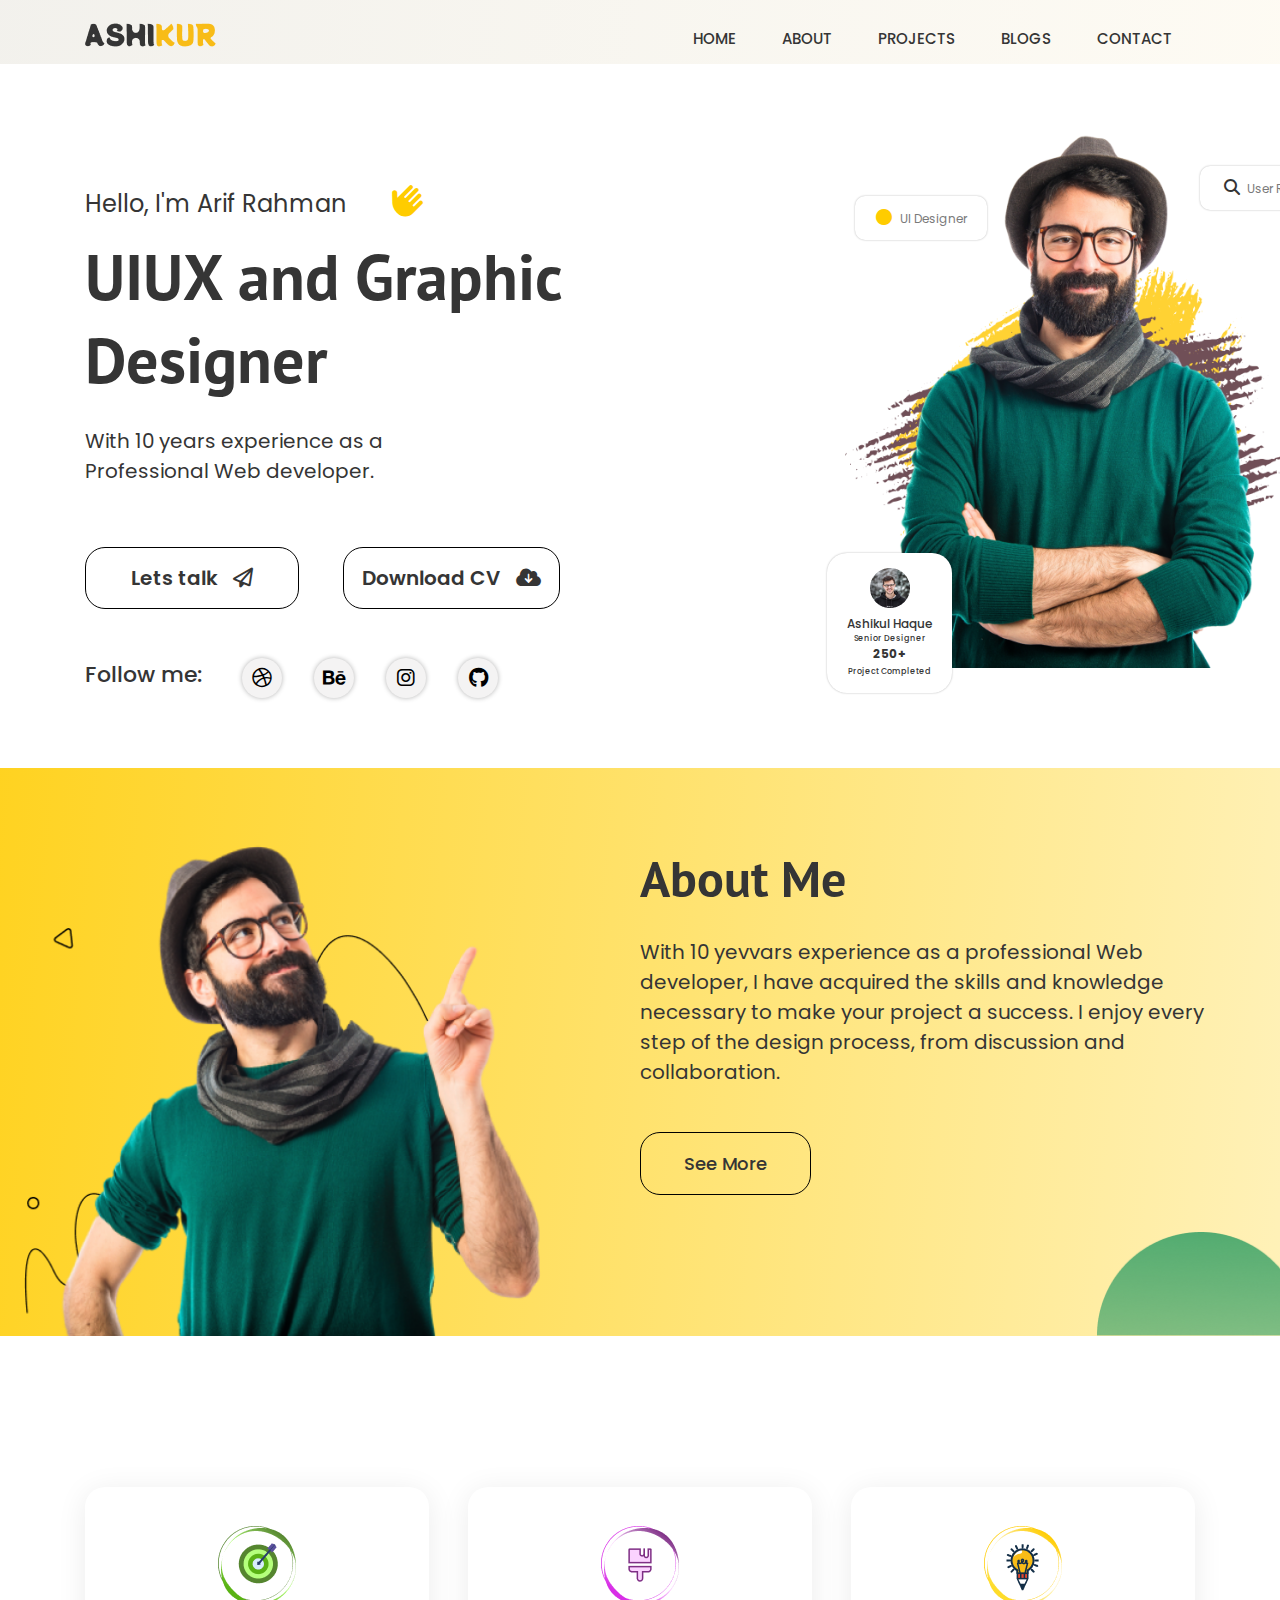
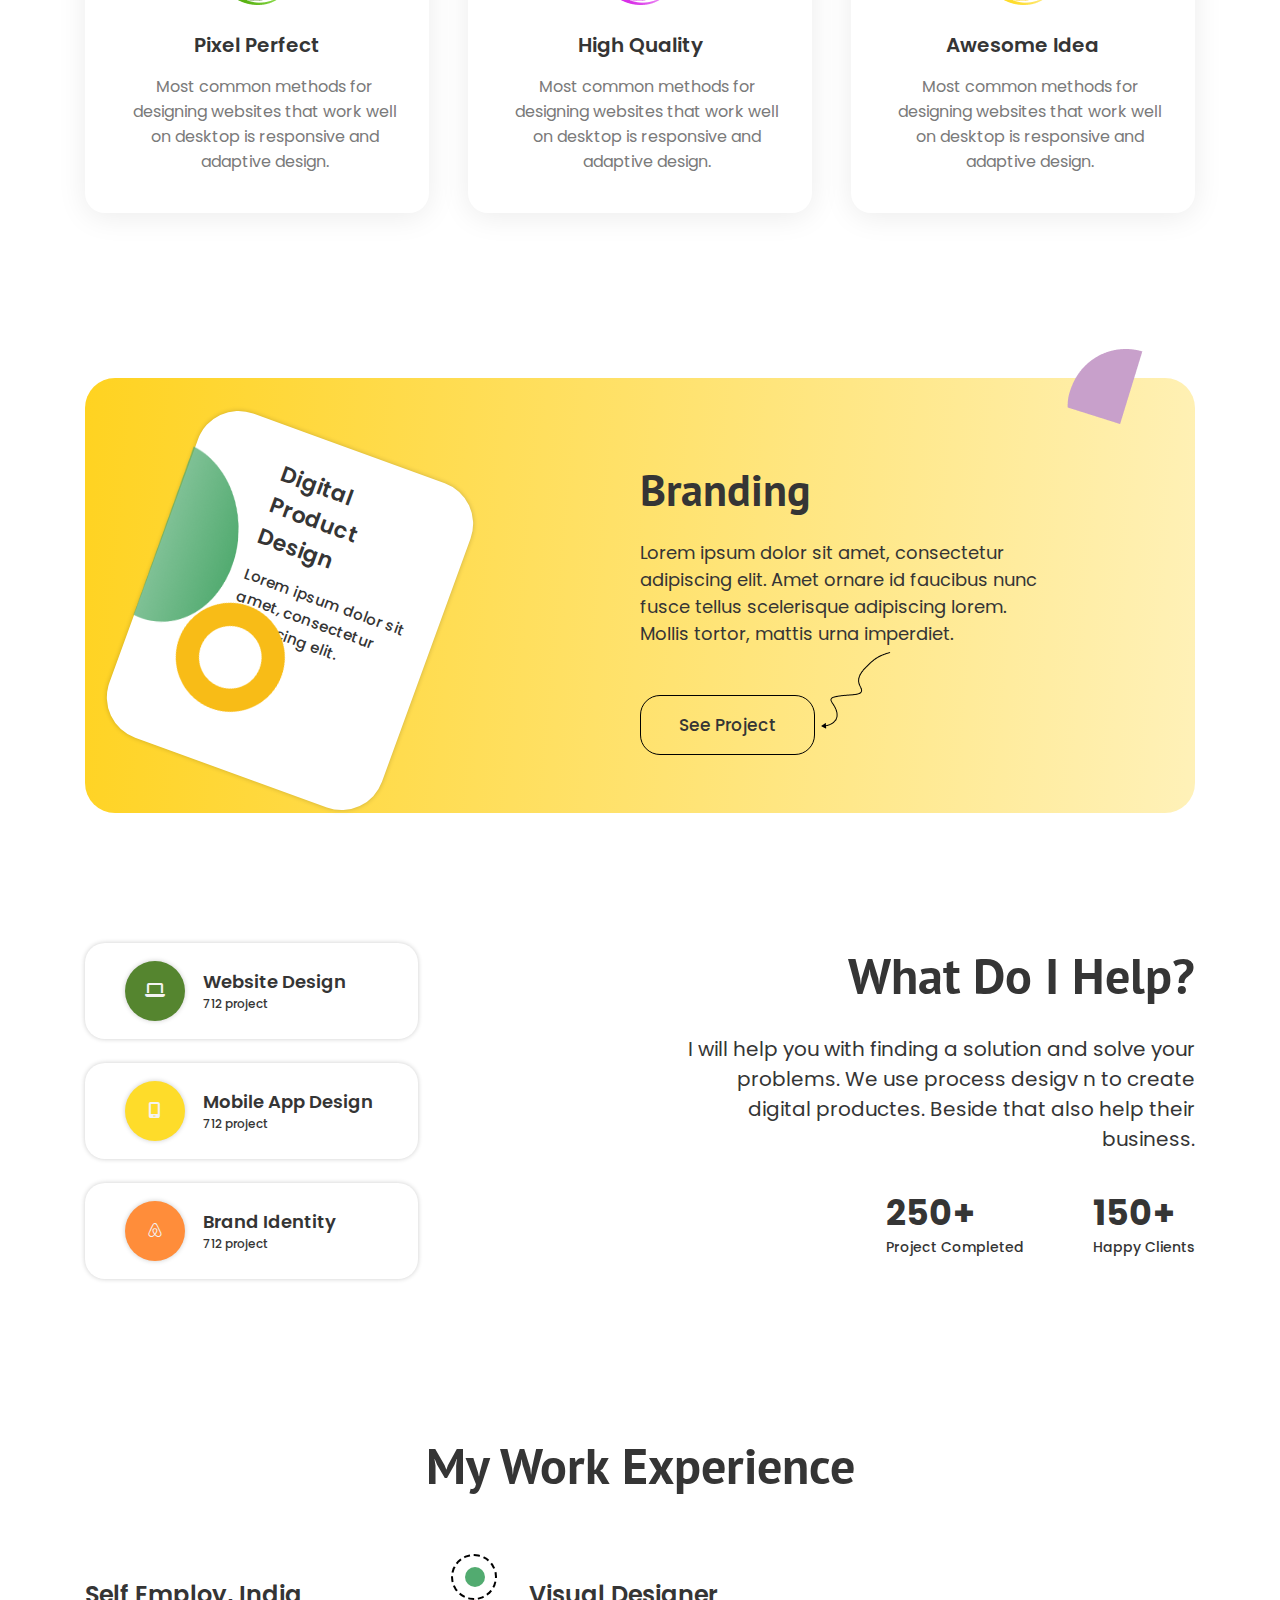
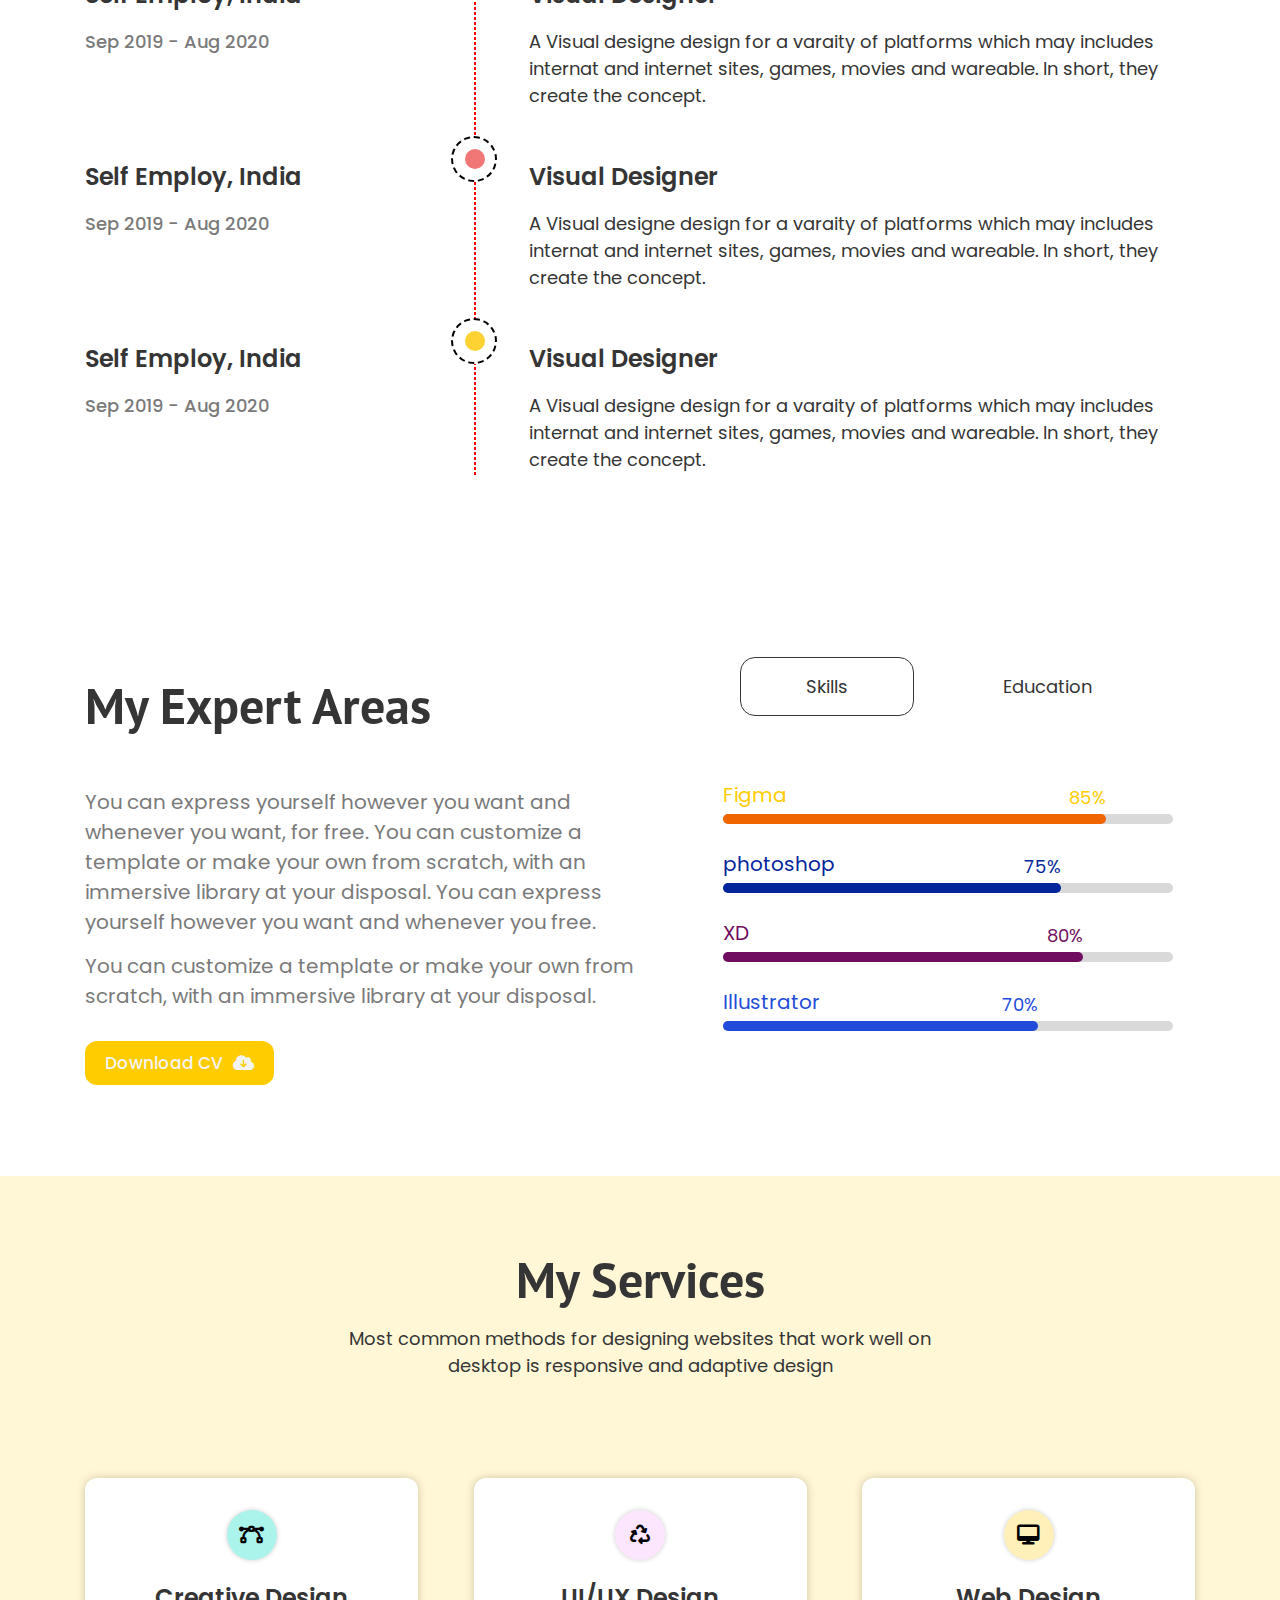
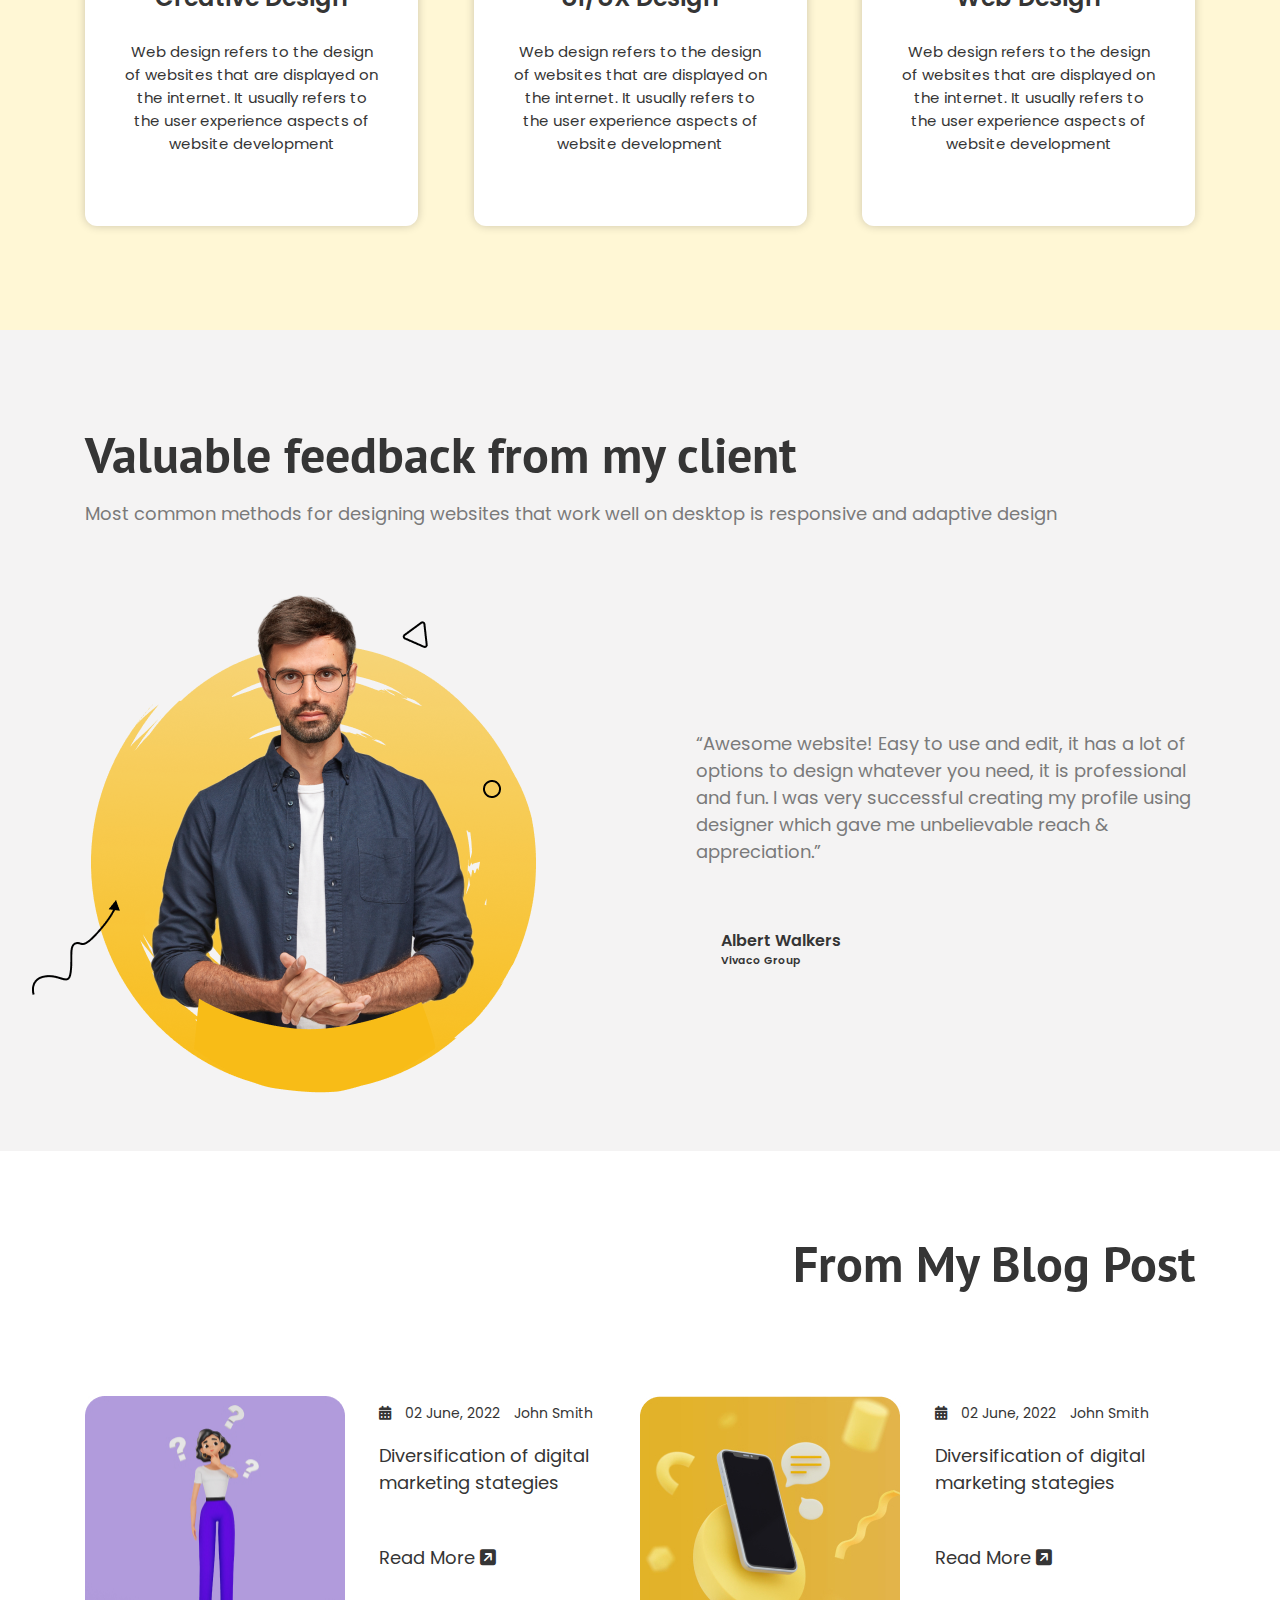
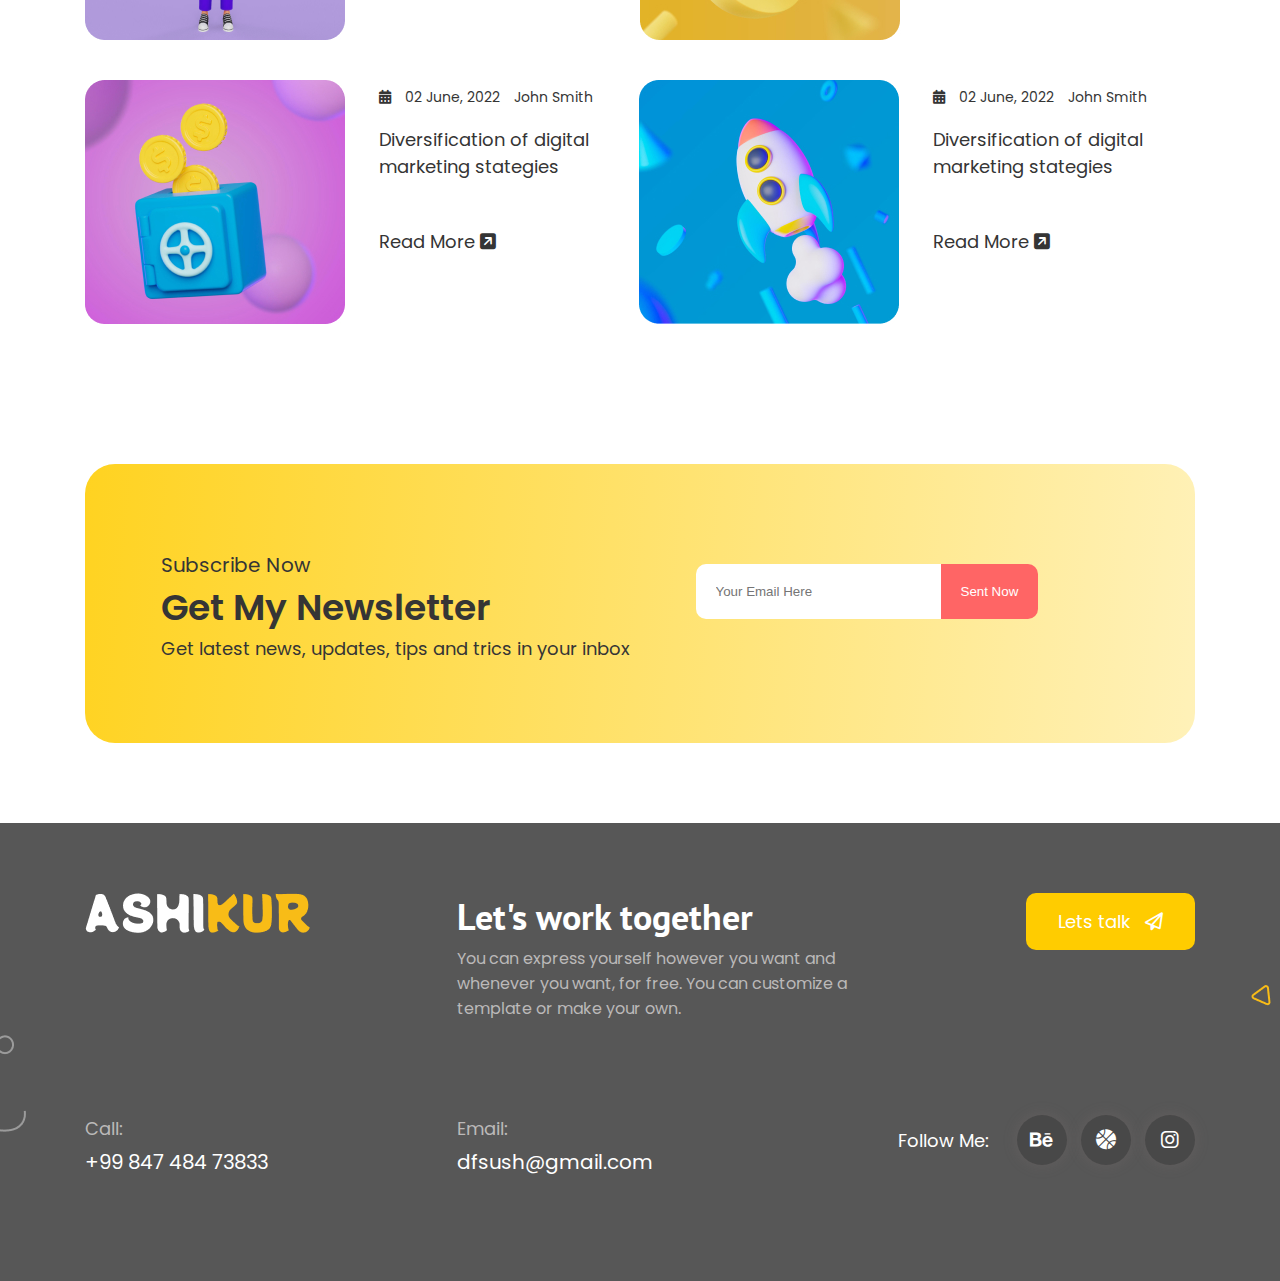
<file: index.html>
<!DOCTYPE html>
<html lang="en">
<head>
    <meta charset="UTF-8">
    <meta http-equiv="X-UA-Compatible" content="IE=edge">
    <meta name="viewport" content="width=device-width, initial-scale=1.0">
    <!-- google fonts -->
    <link rel="preconnect" href="https://fonts.googleapis.com">
    <link rel="preconnect" href="https://fonts.gstatic.com" crossorigin>
    <link href="https://fonts.googleapis.com/css2?family=PT+Sans:wght@700&family=Poppins:wght@400;500;600&display=swap" rel="stylesheet">

    <!-- logo icon link  -->
    <link rel="icon" href="./images/logo.png">

    <!-- font-awesome css link  -->
    <link rel="stylesheet" href="./css/fontawesome.min.css">

    <!-- css link  -->
    <link rel="stylesheet" href="./css/style.css">

    <title>ashikur-portfolio</title>
</head>
<body>
<!-- navigation section start  -->

    <nav id="navigation">
        <div class="container">
            <div class="row align-center">
                <a href="index.html">
                    <img src="./images/logo.png" alt="">
                </a>              
                <div class="menu">
                    <ul class="row">
                        <li>
                            <a href="index.html">Home</a>
                        </li>
                        <li>
                            <a href="about.html">About</a>
                        </li>
                        <li>
                            <a href="project.html">Projects</a>
                        </li>
                        <li>
                            <a href="blog.html">Blogs</a>
                        </li>
                        <li>
                            <a href="contact.html">Contact</a>
                        </li>
                    </ul>
                </div>
            </div>
        </div>

    </nav>

<!-- navigation section end -->

<!-- banner section start  -->

<section id="banner">
    <div class="container">
       <div class="row">
        <div class="banner-content">
            <h5>Hello, I'm Arif Rahman <i class="fa-solid fa-hand"></i></h5>
            <h1>UIUX and Graphic Designer</h1>
            <p>With 10 years experience as a
                Professional Web developer.
            </p>
            <div class="aa">
                <a href="#">Lets talk <i class="fa-regular fa-paper-plane"></i></a>
            <a href="#">Download CV <i class="fa-solid fa-cloud-arrow-down"></i></a>
            </div>
            <div class="row">
                <span>Follow me:</span>
                <ul class="row">
                    <li><a href="#"><i class="fa-brands fa-dribbble"></i></a></li>
                    <li><a href="#"><i class="fa-brands fa-behance"></i></a></li>
                    <li><a href="#"><i class="fa-brands fa-instagram"></i></a></li>
                    <li><a href="#"><i class="fa-brands fa-github"></i></a></li>       
                </ul>
            </div>
        </div>
        <div class="banner-img">
            <img class="w-100" src="./images/banner-profile.png" alt="">
            <div class="bio">
                <img src="./images/banner-small.png" alt="">
                <h4>Ashikul Haque</h4>
                <p>Senior Designer</p>
                <h5>250+</h5>
                <P>Project Completed</P>
            </div>
            <div class="ui-design">
                <p> <i class="fa-solid fa-circle"></i> UI Designer</p>
            </div>
            <div class="user-research">
                <p> <i class="fa-solid fa-magnifying-glass"></i> User Research</p>
            </div>

        </div>
       </div>
    </div>

</section>
<!-- banner section end -->

<!-- about me section start here -->

<section id="about">
    <div class="container">
        <div class="row">
            <div class="about-img">
                <img class="w-100" src="./images/aboutme.png" alt="">
            </div>
            <div class="about-details">
                <h2>About Me</h2>
                <p>With 10 yevvars experience as a professional Web developer, 
                    I have acquired the skills and knowledge necessary to make your 
                    project a success.
                    I enjoy every step of the design process,
                     from discussion and collaboration.
                </p>
                <a href="#">See More</a>
                <img src="./images/Ellipse 55.png" alt="">
            </div>
        </div>
    </div>

</section>

<!-- about me section ends here  -->

<!-- Frame section starts here  -->

<section id="frame">
    <div class="container">
        <div class="row">
            <div class="frame-content">
                <img src="./images/Frame.png" alt="">
                <h3>Pixel Perfect</h3>
                <p>Most common methods for designing websites
                     that work well on desktop is responsive and 
                     adaptive design.</p>
            </div>
            <div class="frame-content">
                <img src="./images/Frame1.png" alt="">
                <h3>High Quality</h3>
                <p>Most common methods for designing websites
                     that work well on desktop is responsive and 
                     adaptive design.</p>
            </div>
            
            <div class="frame-content">
                <img src="./images/Frame2.png" alt="">
                <h3>Awesome Idea</h3>
                <p>Most common methods for designing websites
                     that work well on desktop is responsive and 
                     adaptive design.</p>
            </div>


        </div>
    </div>

</section>

<!-- frame section ends here  -->

<!-- branding section start  -->

<section id="branding">

    <div class="container">
        <div class="row">
            <div class="branding-design">
                <h3>Digital Product Design</h3>
                <p>Lorem ipsum dolor sit amet, 
                    consectetur adipiscing elit.</p>
                <img src="./images/design-orange.png" alt="">
                <img src="./images/design-yellow.png" alt="">

            </div>
            <div class="branding-content">
                <h2>Branding</h2>
                <p>Lorem ipsum dolor sit amet, consectetur adipiscing elit. 
                    Amet ornare id faucibus nunc fusce tellus scelerisque adipiscing lorem. 
                    Mollis tortor, mattis urna imperdiet.
                </p>
                <a href="#">See Project</a>
                <img src="./images/branding1.png" alt="">

            </div>
            <div class="design-contain">
                <img src="./images/design-container.png" alt="">
            </div>
        </div>
    </div>

</section>
<!-- branding section ends here  -->

<!-- helping section start here  -->
<section id="helping">
    <div class="container">
        <div class="row">
            <div class="helps-perts">
                <div class="h-perts row">
                    <span><i class="fa-solid fa-laptop"></i></span>
                    <div class="hp">
                        <h6>Website Design</h6>
                    <p>712 project</p>
                    </div>
                </div>
                <div class="h-perts row">
                    <span><i class="fa-solid fa-mobile-screen"></i></span>
                    <div class="hp">
                        <h6>Mobile App Design</h6>
                    <p>712 project</p>
                    </div>
                </div>
                <div class="h-perts row">
                    <span><i class="fa-brands fa-airbnb"></i></span>
                    <div class="hp">
                        <h6>Brand Identity</h6>
                    <p>712 project</p>
                    </div>
                </div>

            </div>
            <div class="help-content">
                <h2>What Do I Help?</h2>
                <p>I will help you with finding a solution and solve your problems.
                     We use process desigv n to create digital productes. 
                    Beside that also help their business.
                </p>
                <div class="row">
                    <div class="pros">
                        <h3>250+</h3>
                    <span>Project Completed</span>
                    </div>
                    <div class="pros">
                        <h3>150+</h3>
                    <span>Happy Clients</span>
                    </div>
                </div>
            </div>
        </div>
    </div>
</section>
<!-- helping section ends here -->

<!-- experience section starts  -->

<section id="experience">
    <h2>My Work Experience</h2>
    <div class="container experience_item_container">
      <div class="experience_item row">
          <div class="experience_period">
              <h3>Self Employ, India</h3>
              <small>Sep 2019 - Aug 2020</small>
          </div>
          <div class="experience_info">
              <h3>Visual Designer</h3>
              <p>A Visual designe design for a varaity of platforms which may includes internat and internet sites, games, movies and wareable. In short, they create the concept. </p>
          </div>
      </div>
      <div class="experience_item row">
          <div class="experience_period">
              <h3>Self Employ, India</h3>
              <small>Sep 2019 - Aug 2020</small>
          </div>
          <div class="experience_info">
              <h3>Visual Designer</h3>
              <p>A Visual designe design for a varaity of platforms which may includes internat and internet sites, games, movies and wareable. In short, they create the concept. </p>
          </div>
      </div>
      <div class="experience_item row">
          <div class="experience_period">
              <h3>Self Employ, India</h3>
              <small>Sep 2019 - Aug 2020</small>
          </div>
          <div class="experience_info">
              <h3>Visual Designer</h3>
              <p>A Visual designe design for a varaity of platforms which may includes internat and internet sites, games, movies and wareable. In short, they create the concept. </p>
          </div>
      </div>
    </div>
  </section>

<!-- experience section ends here  -->

<!-- skill section starts here  -->
<section id="skill">
    <div class="container">
        <div class="row">
            <div class="skill-area">
                <h2>My Expert Areas</h2>
                <p>You can express yourself however you want and whenever you want, for free. 
                    You can customize a template or make your own from scratch, 
                    with an immersive library at your disposal.
                    You can express yourself however you want and whenever you free.
                </p>
                <span>You can customize a template or make your own from scratch,
                     with an immersive library at your disposal.
                </span>
                <a href="#">Download CV <i class="fa-solid fa-cloud-arrow-down"></i></a>
            </div>
            <div class="skill-section">
               <div class="aa">
                <a href="#">Skills</a>
                <a href="#">Education</a>
               </div>
               <div class="skill-track-container">
                    <div class="skill-info">
                        <p>Figma</p>
                        <div class="skill-bar">
                            <div class="skill-track">
                                <span>85%</span>
                            </div>
                        </div>
                    </div>
                    <div class="skill-info">
                        <p>photoshop </p>
                        <div class="skill-bar">
                            <div class="skill-track">
                                <span>75%</span>
                            </div>
                        </div>
                    </div>
                    <div class="skill-info">
                        <p>XD </p>
                        <div class="skill-bar">
                            <div class="skill-track">
                                <span>80%</span>
                            </div>
                        </div>
                    </div>
                    <div class="skill-info">
                        <p>Illustrator </p>
                        <div class="skill-bar">
                            <div class="skill-track">
                                <span>70%</span>
                            </div>
                        </div>
                    </div>

               </div>
            </div>
        </div>
    </div>
</section>

<!-- skill section ends here  -->

<!-- service section starts here  -->
<section id="service">
    <div class="container">
        <h2>My Services</h2>
        <p>Most common methods for designing websites 
            that work well on desktop is responsive and adaptive design
        </p>

        <div class="row">
            <div class="service-design">
                <i class="fa-solid fa-bezier-curve"></i>
                <h3>Creative Design</h3>
                <p>Web design refers to the design of websites that are displayed on the internet. It usually refers to the user experience aspects of website development</p>

            </div>
            <div class="service-design">
                <i class="fa-solid fa-recycle"></i>
                <h3>UI/UX Design</h3>
                <p>Web design refers to the design of websites that are displayed on the internet. It usually refers to the user experience aspects of website development</p>

            </div>
            <div class="service-design">
                <i class="fa-solid fa-desktop"></i>
                <h3>Web Design</h3>
                <p>Web design refers to the design of websites that are displayed on the internet. It usually refers to the user experience aspects of website development</p>

            </div>

        </div>
    </div>
</section>

<!-- service section ends here  -->

<!-- client section starts here -->
<section id="client">
    <div class="container">
        <h2>Valuable feedback from my client</h2>
        <p>Most common methods for designing websites 
            that work well on desktop is responsive and adaptive design
        </p>
        <div class="row">
            <div class="client-img">
               <img src="./images/clientimage.png" alt="">
            </div>
            <div class="client-comment">
                <p>“Awesome website! Easy to use and edit, 
                    it has a lot of options to design whatever you need, 
                    it is professional and fun. I was very successful creating my 
                    profile using designer which gave me unbelievable reach & appreciation.”
                </p>
                <h4>Albert Walkers</h4>
                <h6>Vivaco Group</h6>
            </div>
        </div>
    </div>
</section>

<!-- client section ends here  -->

<!-- Blog section starts here  -->
<section id="blog">
    <div class="container">
        <h2>From My Blog Post</h2>
        <div class="blogspost row">
            <div class="blogs row">
                <img src="./images/blogpost1.jpg" alt="">
                <div class="blog-content">
                    <p><i class="fa-solid fa-calendar-days"></i>
                        02 June, 2022
                        <span>John Smith</span>
                    </p>    
                    <a href="#"> Diversification of digital marketing stategies
                    </a>
                    <a href="#"> Read More 
                        <i class="fa-solid fa-square-arrow-up-right"></i>
                    </a>
                </div>
                
            </div>
            <div class="blogs row">
                <img src="./images/blogpost2.jpg" alt="">
                <div class="blog-content">
                    <p><i class="fa-solid fa-calendar-days"></i>
                        02 June, 2022
                        <span>John Smith</span>
                    </p>    
                    <a href="#"> Diversification of digital marketing stategies
                    </a>
                    <a href="#"> Read More 
                        <i class="fa-solid fa-square-arrow-up-right"></i>
                    </a>
                </div>
                
            </div>
            <div class="blogs row">
                <img src="./images/blogpost3.jpg" alt="">
                <div class="blog-content">
                    <p><i class="fa-solid fa-calendar-days"></i>
                        02 June, 2022
                        <span>John Smith</span>
                    </p>    
                    <a href="#"> Diversification of digital marketing stategies
                    </a>
                    <a href="#"> Read More 
                        <i class="fa-solid fa-square-arrow-up-right"></i>
                    </a>
                </div>            
            </div>
            <div class="blogs row">
                <img src="./images/blogpost4.jpg" alt="">
                <div class="blog-content">
                    <p><i class="fa-solid fa-calendar-days"></i>
                        02 June, 2022
                        <span>John Smith</span>
                    </p>    
                    <a href="#"> Diversification of digital marketing stategies
                    </a>
                    <a href="#"> Read More 
                        <i class="fa-solid fa-square-arrow-up-right"></i>
                    </a>
                </div>
            </div>
        </div>
        <div class="newslettter">
            <div class="row">
                <div class="nsltr-content">
                    <h5>Subscribe Now</h5>
                    <h4>Get My Newsletter</h4>
                    <p>Get latest news, updates, tips and trics in your inbox</p>
                </div>
                <div class="email-submit">
                    <input type="email" name="mail" placeholder="Your Email Here"> 
                    <input type="submit" value="Sent Now">
                </div>
            </div>
        </div>
    </div>
</section>


<!-- blog section ends here  -->

<!-- Contact section starts here  -->

<section id="contact">
    <div class="container">
        <div class="row">
            <div class="logo">
                <a href="index.html"><img src="./images/contact-logo.png" alt=""></a>
            </div>
            <div class="worktogether">
                <h2>Let's work together</h2>
                <p>You can express yourself however you want and whenever you want, for free.
                 You can customize a template or make your own.</p>
            </div>
            <div class="letstalk">
                <a href="#">Lets talk <i class="fa-regular fa-paper-plane"></i> </a>
            </div>
        </div>
        <div class="row">
            <div class="call">
                <p>Call:</p>
                <a href="tel:+9984748473833"> +99 847 484 73833 </a>
            </div>
            <div class="mail">
                <p>Email:</p>
                <a href="mailto:dfsush@gmail.com">dfsush@gmail.com</a>
            </div>
            <div class="followme">
                <p>Follow Me:</p>
                <a href="#"><i class="fa-brands fa-behance"></i></a>
                <a href="#"><i class="fa-solid fa-basketball"></i></a>
                <a href="#"><i class="fa-brands fa-instagram"></i></a>
            </div>
        </div>
        <div class="contact-img">
            <img src="./images/contact-img1.png" alt="">
            <img src="./images/contact-img2.png" alt="">
            <img src="./images/contact-img3.png" alt="">
        </div>
    </div>
</section>




<!-- contact section ends heree  -->



</body>
</html>
</file>
<file: css/style.css>
/* common css start */
:root{
    --primary-color: #FFCC00;
    --secondary-color: #353535;
    --black-color: #000;
    --background-color: #F4F3F3;
}

*{
    padding: 0;
    margin: 0;
    outline: 0;
    box-sizing: border-box;
}
body{
    font-family: 'Poppins', sans-serif;
    font-weight: 400;
    color: var(--secondary-color);
}
h1,h2{
    font-family: 'PT Sans', sans-serif;
    font-weight: 700;
}
h3,h4,h5,h6{
    font-weight: 600;
}

a{
    text-decoration: none;
}
a:hover{
    text-decoration: underline;
}
.row{
    display: flex;
    flex-wrap: wrap;
}
.container{
    width: 1110px;
    margin: auto;
}
ul{
    list-style-type: none;
}

.align-center{
    align-items: center;
}

.w-100{
    width: 100%;
}

/* common css end  */

/* navigation section start  */
#navigation{
    padding-top: 13px;
    position: sticky;
    top: 0;
    z-index: 999999;
    background: linear-gradient(95.13deg, #f0efeb -21.46%, #fffcf4 112.13%);
}

#navigation .row{
    justify-content: space-between;
}

#navigation ul li a{
    color: var(--secondary-color);
    font-size: 15px;
    font-weight: 500;
    text-transform: uppercase;
    padding: 14px 23px;
    display: inline-block;
    position: relative;
}

#navigation ul li a::after{
   content: '';
   position: absolute;
   width: 100%;
   background-color: var(--secondary-color);
   height: 1px;
   bottom: 0;
   left: 0;
    transition: 0.7s;
    transform: scale(0);
}
#navigation ul li:hover a::after{
    transform: scale(1);
}

#navigation ul li:hover a{
    text-decoration: none;
}

/* navigation section end  */

#banner .banner-content{
    width: 60%;
    padding: 120px 0 70px;
}

#banner h5{
    height: 36px;
    font-weight: 400;
    font-size: 24px;
    color: var(--secondary-color);
}
#banner h5 i{
    margin-left: 38px;
    color: var(--primary-color);
    font-size: 32px;
    transform: rotate(45deg);
}
#banner h1{
    font-size: 64px;
    margin: 15px 0 25px;    
    color: var(--secondary-color);
}

#banner .banner-content p{
    width: 354px;
    font-weight: 400;
    font-size: 20px;
}
#banner .banner-content .aa{
    margin-top: 77px;
    margin-bottom: 65px;
   
}
#banner .banner-content .aa a{
    padding: 16px 45px;
    border: 1px solid var(--black-color);
    font-weight: 600;
    font-size: 20px;
    color: var(--secondary-color);
    border-radius: 20px;
    margin-right: 40px;
    width: 209px;
    height: 69px;
    transition: 0.4s;
}
#banner .banner-content .aa a:last-child{
    padding-left: 18px;
    padding-right: 18px;
}
#banner .banner-content .aa a:hover{
    background-color: var(--primary-color);
    color: #fff;
    border: none;
    box-shadow: 0 0 20px rgba(0,0,0,0.3);    
}
#banner .banner-content .aa a:hover i{
    color: #fff;
}

#banner .banner-content .aa a i{
    color: var(--secondary-color);
    margin-left: 11px;
}

#banner .banner-content .row span{
    font-weight: 500;
    font-size: 22px;
    color: var(--secondary-color);
    margin-right: 32px;
}
#banner .banner-content ul li a{
    width: 40px;
    height: 40px;
    color: var(--black-color);
    background-color: var(--background-color);
    border-radius: 50%;
    display: inline-block;
    margin: 0 8px;
    font-size: 20px;
    text-align: center;
    line-height: 40px;
    box-shadow: 0 0 5px rgba(0,0,0,0.3);
    transition: 0.7s;
}
#banner .banner-content ul li{
    margin-right: 16px;
}
#banner .banner-content ul li:hover a{
    background-color: var(--secondary-color);
    color: var(--primary-color);
    border: none;
    box-shadow: 0 0 15px rgba(0,0,0,0.2);
}

#banner .banner-img{
    width: 40%;
    padding-top: 70px;
    position: relative;
    right: -94px;
}

#banner .banner-img .bio{
    width: 125px;
    height: 140px;
    padding: 15px;
    position: absolute;
    box-shadow: 0 0 2px rgba(0,0,0,0.3);
    background-color: #fff;
    border-radius: 20px;
    left: -18px;
    bottom: 75px;
    text-align: center;
}
#banner .banner-img .bio h4{
    font-size: 12px;
    color: var(--secondary-color);
    font-weight: 500;
}
#banner .banner-img .bio p{
    font-size: 8px;
    font-weight: 500;
}
#banner .banner-img .bio h5{
    font-size: 12px;
    font-weight: 700;
    margin-bottom: -15px;
}
#banner .banner-img .ui-design{
    box-shadow: 0 0 2px rgba(0,0,0,0.3);
    display: inline-block;
    border-radius: 10px;
    text-align: center;
    width: 132px;
    height: 44px;
    position: absolute;
    left: 10px;
    top: 132px;
}
#banner .banner-img .ui-design p{
    padding: 13px 20px;
    font-size: 12px;
    color: #7A7A7A;
    
}
#banner .banner-img .ui-design p i{
    color: var(--primary-color);
    font-size: 16px;
    padding-right: 5px;
}
#banner .banner-img .user-research{
    box-shadow: 0 0 2px rgba(0,0,0,0.3);
    display: inline-block;
    border-radius: 10px;
    width: 157px;
    height: 44px;
    text-align: center;
    position: absolute;
    top: 102px;
    left: 355px;
}
#banner .banner-img .user-research p{
    color: #7A7A7A;
    padding: 13px 19px;
    font-size: 12px;
}
#banner .banner-img .user-research p i{
    color: var(--secondary-color);
    font-size: 16px;
    padding-right: 4px;
}

/* banner section end  */

/* about me section start here */

#about{
    background: linear-gradient(95.13deg, #FFCC00 -21.46%, #FFF5CB 112.13%);
}
#about .about-img{
    width: 50%;
    padding-top: 26px;
    position: relative;
    left: -80px;
}
#about .about-img img{
    height: 100%;
}
#about .about-details{
    width: 50%;
    padding-top: 78px;
    position: relative;
}

#about .about-details h2{
    font-size: 50px;
    padding-bottom: 26px;
    color: var(--secondary-color);
}
#about .about-details p{
    color: var(--secondary-color);
    font-size: 20px;
    width: 570px;
    padding-bottom: 45px;
}

#about .about-details a{
    display: inline-block;
    padding: 17px 43px;
    border: 1px solid var(--black-color);
    border-radius: 20px;
    font-size: 18px;
    font-weight: 500;
    color: var(--secondary-color);
    transition: 0.5s;

}
#about .about-details a:hover{
    color: var(--background-color);
    background-color: var(--primary-color);
    box-shadow: 0 0 20px rgba(0,0,0,0.3);
    border: none;
}
#about .about-details img{
    display: block;
    position: absolute;
    width: 208px;
    height: 104px;
    bottom: 0;
    right: -110px;
}

/* about me section ends here  */

/* Frame section starts here  */

#frame{
    padding: 151px 0 165px;
}
#frame .row{
    justify-content: space-between;
}

#frame .frame-content{   
    width: 31%;
    background: #FFFFFF;
    box-shadow: 0px 4px 30px rgba(0, 0, 0, 0.08);
    border-radius: 20px;
    padding: 39px 47px;
    text-align: center;
    transition: 0.6s;
}

#frame .frame-content:hover{
    box-shadow: 0 0 20px rgba(0,0,0,0.2);
}

#frame .frame-content h3{
    padding: 18px 0 14px;
    font-size: 20px;
    color: var(--secondary-color);
}

#frame .frame-content p{
    font-size: 16px;
    width: 265px;
    color: #7A7A7A;
}

/* Frame section ends here  */

/* branding section starts here  */

#branding .container{
    background: linear-gradient(95.13deg, #FFCC00 -21.46%, #FFF5CB 112.13%);
    border-radius: 30px;
    position: relative;
}
#branding .design-contain{
    position: absolute;
    top: -30px;
    right: 52px;
}

#braning .row{
    justify-content: space-between;
}

#branding .branding-design{
    width: 50%;  
    background: #FFFFFF;
    box-shadow: 0 0 5px rgba(0,0,0,0.2);
    border-radius: 43px;
    transform: rotate(20deg);
    margin-top: 60px;
    margin-left: 60px;  
    text-align: center;
    width: 290px;
    height: 345px;
    position: relative;
    transition: 0.8s;
}
#branding .branding-design:hover{
    box-shadow: 0 0 30px rgba(0,0,0,0.2);
    border: none;
}
#branding .branding-design img{
    width: 101px;
    height: 178px;
    transform: rotate(-17deg);
    position: absolute;
    left: -27px;
    top: 47px;
}

#branding .branding-design img:last-child{
    transform: rotate(0deg);
    position: absolute;
    left: 50px;
    top: 182px;
    width: 110px;
    height: 110px;
}

#branding .branding-design h3{
    font-size: 22px;
    padding: 30px 31px 0 90px;
    text-align: left;
}
#branding .branding-design p{
    font-weight: 500;
    font-size: 15px;
    width: 260px;
    padding-left: 90px;
    padding-top: 12px;
    text-align: left;
}


#branding .branding-content{
    width: 50%;
    padding: 83px 0 75px;
    position: relative;
    margin-left: auto;
}
#branding .branding-content h2{
    padding-bottom: 21px;
    font-size: 44px;
    color: var(--secondary-color);
}
#branding .branding-content p{
    font-size: 18px;
    color: var(--secondary-color);
    padding-bottom: 65px;
    width: 410px;
}
#branding .branding-content a{
    color: var(--secondary-color);
    font-weight: 500;
    font-size: 17px;
    text-align: center;
    border: 1px solid #000000;
    border-radius: 20px;
    padding: 17px 38px;
    transition: 0.6s;
}
#branding .branding-content a:hover{
    box-shadow: 0 0 15px rgba(0,0,0,0.2);
    border: none;
    text-decoration: underline;
    opacity: 0.8;
    letter-spacing: 2px;
}

#branding .branding-content img{
    position: absolute;
    top: 274px;
    right: 304px;
}
/* branding section ends here  */

/* hemlping section starts here  */

#helping{
    padding: 130px 0;
}
#helping .helps-perts{
    width: 30%;
}
#helping .helps-perts .h-perts{
    box-shadow: 0 0 5px rgba(0,0,0,0.2);
    padding: 18px 40px;
    border-radius: 20px;
    margin-bottom: 24px;
    transition: 0.6s;
}
#helping .helps-perts .h-perts span{
    display: inline-block;
    width: 60px;
    height: 60px;
    line-height: 60px;
    text-align: center;
    color: var(--background-color);
    border-radius: 50%;
    box-shadow: 0 0 5px rgba(0,0,0,0.2);
    cursor: pointer;
    background-color: #55852F;
    margin-right: 18px;
}

#helping .helps-perts .h-perts h6{
    padding-top: 7px;
    font-weight: 600;
    font-size: 18px;
}

#helping .helps-perts .h-perts p{
    font-weight: 500;
    font-size: 12px;  
}

#helping .helps-perts .h-perts:nth-child(2) span{
    background-color: #FEDC2A;
}
#helping .helps-perts .h-perts:nth-child(3) span{
    background-color: #FF8D3A;
}

#helping .helps-perts .h-perts:hover{
    box-shadow: 0 0 20px rgba(0,0,0,0.2);
}

#helping .help-content{
    width: 47%;
    margin-left: auto;
    text-align: right;
}
#helping .help-content h2{
    padding-bottom: 26px;
    font-size: 50px;
}
#helping .help-content p{
    font-size: 20px;
    text-align: right;
    padding-bottom: 32px;
}
#helping .help-content .row{
    text-align: left;
    float: right;

}
#helping .help-content .row .pros{
    margin-left: 69px;
}
#helping .help-content .row .pros h3{
    font-weight: 700;
    font-size: 35px;
    margin-bottom: -5px;
}
#helping .help-content .row .pros span{
    font-weight: 500;
    font-size: 14px;
}

/* /helping section ends here  */

/* <!-- experience section starts  --> */

#experience{
    padding-bottom: 50px;
}

#experience h2{
    text-align: center;
    margin-bottom: 79px;
    font-size: 50px;
}
#experience .experience_item_container{
  position: relative;
}
#experience .experience_item_container::after{
  position: absolute;
  content: '';
  height: 100%;
  top: 0;
  left: 35%;
  border: 1px dashed red;
}
#experience .experience_item{
  justify-content: space-between;
  margin-bottom: 50px;
}
#experience .experience_period{
  width: 20%
}
#experience .experience_info{
  width: 60%;
  position: relative;
}
#experience .experience_period h3, #experience .experience_info h3 {
    padding-bottom: 16px;
    font-size: 24px;
}
#experience .experience_period small{
    font-weight: 500;
    font-size: 18px;
    color: #7A7A7A;
}
#experience .experience_info p{
    font-size: 18px;
}


#experience .experience_info::after{
  position: absolute;
  content: '';
  width: 20px;
  height: 20px;
  background: #52AB70;
  border-radius: 50%;
  left: -64.5px;
  top: -10px;
  z-index: 9999;
}
#experience .experience_item:nth-child(2) ::after{
    background-color: #f17676;
}
#experience .experience_item:nth-child(3) ::after{
    background-color: #ffd233;
}

#experience .experience_info::before{
  position: absolute;
  content: '';
  width: 42px;
  height: 42px;
  background: #fff;
  border-radius: 50%;
  border: 2px dashed black;
  left: -78px;
  top: -23px;
  z-index: 999;
}

/* <!-- experience section ends here  --> */


/* <!-- skill section starts here  --> */
#skill{
    padding: 100px 0;
}

#skill .skill-area{
    width: 53%;
}
#skill .skill-area h2{
    padding-bottom: 49px;
    font-size: 50px;
}
#skill .skill-area p{
    font-size: 20px;
    color: #7A7A7A;
    padding-bottom: 14px;
}
#skill .skill-area span{
    display: block;
    padding-bottom: 39px;
    color: #7A7A7A;
    font-size: 20px;
}
#skill .skill-area a{
    padding: 10px 20px;
    background-color: var(--primary-color);
    color: var(--background-color);
    font-weight: 500;
    font-size: 17px;
    border-radius: 12px;
    transition: 0.7s;
}
#skill .skill-area a i{
    margin-left: 6px;
}

#skill .skill-area a:hover{
    box-shadow: 0 0 25px rgba(0,0,0,0.2);
    background-color: var(--secondary-color);
    color: var(--primary-color);
}

#skill .skill-section{
    width: 40%;
    margin-left: 50px;
    text-align: right;
}
#skill .skill-section .aa{
    margin-bottom: 20px;
}

#skill .skill-section a{
    border: 1px solid;
    color: var(--secondary-color);
    border-radius: 15px;
    font-size: 18px;
    padding: 16px 65px;
    margin: 10px;
    transition: 0.7s;
}

#skill .skill-section a:last-child{
    border: none;
}

#skill .skill-section a:hover{
    box-shadow: 0 0 10px rgba(0,0,0,0.2);
}

.skill-track-container{
    text-align: left;
    padding-top: 60px;
    margin-left: auto;
}

 .skill-track-container .skill-info{
    margin-bottom: 25px;
}

 .skill-track-container .skill-info .skill-bar{
    width: 450px;
    height: 10px;
    background-color: #D9D9D9;
    border-radius: 10px;
}

 .skill-track-container .skill-info .skill-bar .skill-track{
    width: 85%;
    height: 10px;
    background-color: #F16500;
    position: relative;
    border-radius: 10px;
}
 .skill-track-container .skill-info p{
    text-align: left;
    font-size: 20px;
    padding-bottom: 4px;
    color: var(--primary-color);
}
 .skill-track-container .skill-info .skill-bar .skill-track span{
    position: absolute;
    top: -30px;
    right: 0;
    font-size: 18px;
    color: var(--primary-color);
}



/* photopshop nth child  */

 .skill-track-container .skill-info:nth-child(2) .skill-bar .skill-track{
    width: 75%;
    background-color: #03249B;   
}

 .skill-track-container .skill-info:nth-child(2) p{
    color: #03249B;
}
.skill-track-container .skill-info:nth-child(2) .skill-bar .skill-track span{
    color: #03249B;    
}

/* XD nth child  */

.skill-track-container .skill-info:nth-child(3) .skill-bar .skill-track{
    width: 80%;
    background-color: #700D60;   
}

 .skill-track-container .skill-info:nth-child(3) p{
    color: #700D60;
}

 .skill-track-container .skill-info:nth-child(3) .skill-bar .skill-track span{
    color: #700D60;    
}

/* illustrator mth child  */


.skill-track-container .skill-info:nth-child(4) .skill-bar .skill-track{
    width: 70%;
    background-color: #234BDA;   
}

 .skill-track-container .skill-info:nth-child(4) p{
    color: #234BDA;
}

 .skill-track-container .skill-info:nth-child(4) .skill-bar .skill-track span{
    color: #234BDA;    
}


/* <!-- skill section ends here  --> */

/* <!-- service section starts here  --> */
#service{
    background-color: #FFF7D5;
}

#service h2{
    padding: 71px 0 13px ;
    text-align: center;
    font-size: 50px;
}
#service p{
    text-align: center;
    padding-bottom: 99px;
    width: 613px;
    font-size: 18px;
    margin: 0 auto;
}

#service .row{
    padding-bottom: 104px;
    justify-content: space-between;
}
#service .row .service-design{
    width: 30%;
    background: #FFFFFF;
    box-shadow: 0 0 10px rgba(0, 0, 0, 0.2);
    border-radius: 12px;
    text-align: center;
    padding: 32px 10px;
    transition: 0.7s;
}
#service .row .service-design:hover{
    background: linear-gradient(158.91deg, #FFCC00 3.12%, #FFE476 94.59%);
    box-shadow: 0px 4px 20px rgba(0, 0, 0, 0.2);
    margin-top: -10px;
}

#service .row .service-design i{
    font-size: 20px;
    width: 50px;
    height: 50px;
    line-height: 50px;
    text-align: center;
    color: #000;
    border-radius: 50%;
    box-shadow: 0 0 5px rgba(0, 0, 0, 0.2);
    background-color: #AAF4EB;
    cursor: pointer;
}

#service .row .service-design p{
    width: 253px;
    text-align: center;
    font-size: 15px;
    margin-bottom: -60px;
}
#service .row .service-design h3{
    padding: 20px 0 25px;
    font-size: 24px;
    text-align: center;
}

#service .row .service-design:nth-child(2) i{
    background-color: #FCE6FE;
}
#service .row .service-design:nth-child(3) i{
    background-color: #FFF0BA;
}

/* <!-- service section ends here  --> */

/* client section starts */

#client{
    padding: 92px 0;
    background-color: var(--background-color);
}

#client h2{
    padding-bottom: 13px;
    font-size: 50px;
}
#client p{
    padding-bottom: 63px;
    color: #7A7A7A;
    font-size: 18px;
}

#client .row{
    justify-content: space-between;
    padding: 90px 0;
}

#client .client-img{
    width: 50%;
    position: relative;
}

#client .client-img img{
    position: absolute;
    left: -60px;
    top: -88px;
}

#client .client-comment{
    width: 45%;
    padding-top: 50px;
}

#client .client-comment h4, #client .client-comment h6{
    margin-left: 25px;
}

/* client section ends  */

/* blog section starts  */

#blog{
    padding: 80px 0;
    background-color: #fff;
}

#blog h2{
    text-align: right;
    font-size: 50px;
}

#blog .blogspost{
    margin: 100px 0;
}

#blog .blogspost .blog-content p{
    font-size: 14px;
    padding-top: 7px;
    
}
#blog .blogspost .blog-content p i{
    margin-right: 10px;
}
#blog .blogspost .blog-content p span{
    margin-left: 10px;
}

#blog .blogspost .blogs .blog-content{
    margin-left: 34px;
}
#blog .blogspost .blogs{
    margin-bottom: 40px;
    margin-right: 30px;
}

#blog .blog-content a{
    font-size: 18px;
    color: var(--secondary-color);
    width: 230px;
    display: block;
    margin-top: 18px;
}

#blog .blog-content a:last-child{
    margin-top: 48px;
    display: block;
}

#blog .blog-content a:hover{
    text-decoration: underline;
}





#blog .newslettter{
    background: linear-gradient(95.13deg, #FFCC00 -21.46%, #FFF5CB 112.13%);
    border-radius: 30px;
}

#blog .newslettter .row{
    justify-content: space-between;
}

#blog .newslettter .nsltr-content{
    width: 50%;
    padding-left: 76px;
    padding-top: 86px;
    padding-bottom: 81px;
}

#blog .newslettter .nsltr-content h5{
    font-size: 20px;
    font-weight: 400;
}
#blog .newslettter .nsltr-content h4{
    font-weight: 600;
    font-size: 36px;
}
#blog .newslettter .nsltr-content p{
    font-size: 18px;
}


#blog .newslettter .email-submit{
    width: 45%;
    padding: 100px 0;
}

#blog .newslettter .email-submit input{
    padding: 20px;
    border: none;
    
    padding-right: 50px;
    border-top-left-radius: 10px;
    border-bottom-left-radius: 10px;
}

#blog .newslettter .email-submit input:last-child{
    margin-left: -6px;
    color: #fff;
    background-color: #FF6565;
    padding-right: 20px;
    
    border-top-right-radius: 10px;
    border-bottom-right-radius: 10px;
    border-top-left-radius: 0;
    border-bottom-left-radius: 0;
    cursor: pointer;
    transition: 0.7s;
}

#blog .newslettter .email-submit input:last-child:hover{
    opacity: 0.8;
    color: var(--background-color);
    box-shadow: 0 0 10px rgba(0, 0, 0, 0.2);
}

/* blog section ends here  */


/* <!-- Contact section starts here  --> */

#contact{
    background: #575757;
    color: #fff;
    padding: 70px 0 10px;
}
#contact .container{
    position: relative;
}

#contact .row{
    justify-content: space-between;
    margin-bottom: 94px;
}

#contact .row:last-child{
    margin-bottom: 0;
}


#contact .logo{
    width: 33%;
}

#contact .worktogether{
    width: 33%;
}
#contact .worktogether h2{
    font-size: 36px;
}

#contact .worktogether p{
    font-size: 16px;
    color: #BBB9B9;
    margin-top: 6px;
    width: 410px;
}

#contact .letstalk{
    width: 33%;
}

#contact .letstalk a{
    text-align: right;
    float: right;
    color: #fff;
    padding: 15px 32px;
    border-radius: 10px;
    background-color: var(--primary-color);
    font-size: 18px;
    transition: 0.6s;
}

#contact .letstalk a:hover{
    color: var(--primary-color);
    background-color: var(--secondary-color);
    box-shadow: 0 0 10px rgba(246, 244, 244, 0.2);
}

#contact .letstalk a i{
    margin-left: 10px;
}

#contact .call{
    width: 33%;
}
#contact .call p , #contact .mail p {
    font-size: 18px;
    color: #BBB9B9;
    margin-bottom: 5px;
}
#contact .call a , #contact .mail a{
    color: #fff;
    font-size: 20px;
}
#contact .call a:hover , #contact .mail a:hover{
    color: var(--primary-color);
    text-decoration: underline;
}

#contact .mail{
    width: 33%;
}

#contact .followme{
    width: 33%;
    text-align: right;
}

#contact .followme p{
    display: inline-block;
    font-size: 18px;
    margin-right: 24px;
}

#contact .followme a{
    margin-right: 10px;
}
#contact .followme a:last-child{
    margin-right: 0;
}

#contact .followme a i{
    font-size: 20px;
    width: 50px;
    height: 50px;
    line-height: 50px;
    border-radius: 50%;
    background-color: #484848;
    text-align: center;
    box-shadow: 0 0 15px rgba(150, 132, 132, 0.2);
    color: #fff;
    transition: 0.6s;
}
#contact .followme a:hover i{
    color: var(--primary-color);
    background-color: var(--secondary-color);
}


#contact .contact-img img{
    position: absolute;
    left: -17%;
    bottom: -10%;
}

#contact .contact-img img:nth-child(2){
    top: 50%;
    left: -8%;
}

#contact .contact-img img:nth-child(3){
    left: 105%;
    bottom: 60%;
}

/* <!-- Contact section ends here  --> */

/* about.html about section starts here  */

#aboutt{
    color: #FFFFFF;
    margin-top: 60px;
}
#aboutt .container{
    padding: 40px 0;
    background: linear-gradient(0deg, rgba(255, 204, 0, 0.66), rgba(255, 204, 0, 0.66)), url(5447586.jpg);
    border-radius: 20px;
    position: relative;
}

#aboutt h2{
    margin-bottom: 7px;
    font-size: 46px;
    text-align: center;   
}

#aboutt p{
    text-align: center;   
    font-size: 18px;
    font-weight: 600;
}
#aboutt .aimg img{
    position: absolute;
    top: 72%;
    right: 23%;
}

#aboutt .aimg img:nth-child(2){
    top: 16%;
    left: 40.5%;
}
#aboutt .aimg img:nth-child(3){
    top: 49%;
    right: 80%;
}

#aboutt .aimg img:last-child {
    left: 23%;   
}


/* about.html about section ends here  */


/* ahikdetails section starts here  */

#asik-details{
    padding: 77px 0 0;
}
#asik-details .container{
    border-bottom:  0.7px solid #7A7A7A;;
    
}

#asik-details .ashik-pic{
    width: 40%;
    position: relative;
    margin-top: 20px;
    margin-bottom: 78px; 
}

#asik-details .ashik-pic img{
    position: absolute;
    bottom: 0;
}
#asik-details .ashik-pic img:first-child{
    bottom: 0;
}

#asik-details .ashik-pic img:nth-child(2){
    left: 10px;
    top: -13%;
}

#asik-details .ashik-pic img:last-child{
    top: 0;    
    right: 8%;

}

#asik-details .asik-detail{
    width: 60%;
    font-size: 19px;
    color: #7A7A7A;
    padding-top: 20px;
}
#asik-details .asik-detail p{
    text-align: justify;
}

#asik-details .asik-detail .daa{
    width: 50%;
}
#asik-details .asik-detail .add{
    width: 50%;
}
#asik-details .asik-detail .row{
    margin-top: 105px;
}

#asik-details .asik-detail .row p{
    margin-bottom: 12px;
}

#asik-details .asik-detail span{
    color: var(--secondary-color);
}

#asik-details .asik-detail .row a{
    transition: 0.7s;
}

#asik-details .asik-detail .row a:hover{
    border-bottom: 1px;
    text-decoration: underline;
}
#asik-details .asik-detail .asa{
    margin-top: 32px;
}
#asik-details .asik-detail .asa a{
    color: #fff;
    background-color: var(--primary-color);
    padding: 10px 21px;
    border-radius: 10px;
    border: 1px;
    transition: 0.6s;
    display: inline-block;
    margin-bottom: 107px;
}

#asik-details .asik-detail .asa a i{
    margin-left: 11px;
}

#asik-details .asik-detail .asa a:hover{
    box-shadow: 0 0 10px rgba(0, 0, 0, 0.2);
    border: none;
    color: var(--primary-color);
    background-color: var(--secondary-color);
}


/* ahikdetails section ends here  */


/* exeducation section starts here  */

#exeducation{
    padding: 73px 0;
}


#exeducation .row{
    justify-content: space-between;
}


#exeducation .eexperience{
    width: 40%;
    position: relative;
}

#exeducation .education{
    width: 40%;
}

#exeducation .experience-details{
    margin-bottom: 20px;
}

#exeducation .experience-details::before{
    content: '';
    position: absolute;
    height: 100px;
    border: 1px solid red;
    
    
}

/* exeducation section ends here  */

/* skills section starts here */

#skillss{
    padding: 56px 0;
}
#skillss h2{
    font-size: 40px;
    color: var(--secondary-color);
}
#skillss .skill-info p{
    color: var(--secondary-color);
    font-size: 18px;
}

#skillss .skill-info .skill-track{
    width: 95%;
}

#skillss .skill-info:nth-child(2) .skill-track{
    width: 80%;
}

#skillss .skill-info:nth-child(3) .skill-track{
    width: 85%;
}
#skillss .skill-info:last-child .skill-track{
    width: 90%;
}



#skillss .skill-info{
    width: 362px;
    margin-right: 12px;
}

#skillss .skill-info:nth-child(3){
    margin-right: 0;
}


/* skills section ends here  */



/* <!-- poject's section starts here  --> */


#projectss{
    padding: 94px 0;
}

#projectss a{
    font-size: 18px;
    border: 1px solid #000000;
    border-radius: 20px;
    color: var(--secondary-color);
    padding: 15px 50px;
    margin-right: 20px;
    transition: 0.6s;
}

#projectss a:last-child{
    margin-right: 0;
}

#projectss a:nth-child(2), 
#projectss a:nth-child(3), 
#projectss a:nth-child(4), 
#projectss a:nth-child(5){
    border: none;
} 

#projectss a:hover{
    box-shadow: 0 0 10px rgba(0, 0, 0, 0.2);
    color: var(--primary-color);
}

#projectss .row{
    justify-content: space-between;
}
#projectss .project-img{
    width: 45%;
    margin-top: 60px;
}
#projectss .project-img img{
    box-shadow: 0 0 15px rgba(0, 0, 0, 0.2);
    border-radius: 20px;
}

#projectss .project-img p{
    text-decoration: underline;
    color: #7A7A7A;
    font-size: 15px;
    margin: 20px 0 6px;
}

#projectss .project-img h3{
    font-size: 22px;
}


/* <!-- poject's section ends here  --> */


/* <!-- stretagic section starts here  --> */

#stretagic{
    padding: 70px 0;
}
#stretagic .stat-img{
    width: 45%;

}
#stretagic .stat-content{
    width: 45%;
}
#stretagic .row{
    justify-content: space-between;
}
#stretagic .stat-content h2{
    font-weight: 600;
    font-size: 30px;
}
#stretagic .stat-content p{
    margin: 13px 0 35px;
    font-size: 18px;
    color: #7A7A7A;
    text-align: justify;
}

#stretagic .stat-content span{
    font-size: 18px;
    color: #7A7A7A; 
}
#stretagic .stat-content span i{
    padding-right: 13px;
}

#stretagic .stat-content span strong{
    color: #353535;
    font-weight: 500;
    padding-left: 14px;
}

/* <!-- stretagic section starts here  --> */


/* blogitem section starts here  */

#blogitem{
    padding: 30px 0;
}
#blogitem .blog-item{
    width: 30%;
    margin-bottom: 50px;
}
#blogitem .row{
    justify-content: space-between;
}

#blogitem .blog-item img{
    box-shadow: 0 0 15px rgba(0, 0, 0, 0.2);
    border-radius: 20px;
}

#blogitem .blog-item h3{
    font-size: 20px;
    margin: 25px 0 9px;
}

#blogitem .blog-item p{
    color: #7A7A7A;
    font-size: 16px;
    margin-bottom: 18px;
}
#blogitem .blog-item span{
    font-size: 16px;
    color: #7A7A7A;
}
#blogitem .blog-item span strong{
    margin-left: 17px;
    font-weight: 500;
    color: #353535;
}
#blogitem .blog-item span i{
    margin-right: 13px;
}

/* blogitem section ends here  */


/* <!-- contactt section starts --> */

#contactt{
    padding: 100px 0;
}

#contactt .contactt-content{
    width: 25%;
}
#contactt .contactt-form{
    width: 60%;
}
#contactt .row{
    justify-content: space-between;
}

#contactt .contactt-content i{
    width: 50px;
    height: 50px;
    line-height: 50px;
    border-radius: 50%;
    background-color: #FFEBDC;
    text-align: center;
    color: #F16500;
    font-size: 22px;
}

#contactt .contactt-content .cont-location:nth-child(2) i{
    color: #55852F;
    background-color: #F0FFE4;
}

#contactt .contactt-content .cont-location:last-child i{
    color: #234BDA;
    background-color: #EEF2FF;
}

#contactt .contactt-content .cont-location{
    margin-bottom: 20px;
    
}

#contactt .contactt-content .cont-location div{
    text-align: left;
    margin-left: 10px;
    width: 75%;
}

#contactt .contactt-content h4{
    font-weight: 500;
    font-size: 24px;
}

#contactt .contactt-content p, #contactt .contactt-content a{
    font-size: 17px;
    color: #7A7A7A;
}

#contactt .contactt-content a:hover{
    text-decoration: underline;
    color: var(--primary-color);
}



#contactt .contactt-form input{
    width: 310px;
    padding: 16px 32px;
    border: 0.5px solid #7A7A7A;
    border-radius: 12px;
    margin: 7px;
    font-weight: 300;
    font-size: 17px;
    color: #7A7A7A;
}


#contactt .contactt-form input:nth-child(5){
    width: 636px;
    padding-bottom: 198px;
}

#contactt .contactt-form input:last-child{
    color: #fff;
    font-weight: 500;
    font-size: 18px;
    background-color: var(--primary-color);
    border: none;
    margin-top: 25px;
    cursor: pointer;
    transition: linear;
    transition: 0.3s;
    width: 25%;
}

#contactt .contactt-form input:last-child:hover{
    
    box-shadow: 0 0 10px rgba(0, 0, 0, 0.2);
    text-decoration: underline;
    opacity: 0.75;
    letter-spacing: 2px;
    color: var(--secondary-color);
}





/* <!-- contactt section ends --> */





/* custom scrorbar  */
::-webkit-scrollbar{
    width: 15px;
}
::-webkit-scrollbar-track{
    background-color: var(--primary-color);
}
::-webkit-scrollbar-thumb{
    background: rgba(0,0,0,0.2);
    border-radius: 10px;
}

/* custom scrollbar  */
</file>
